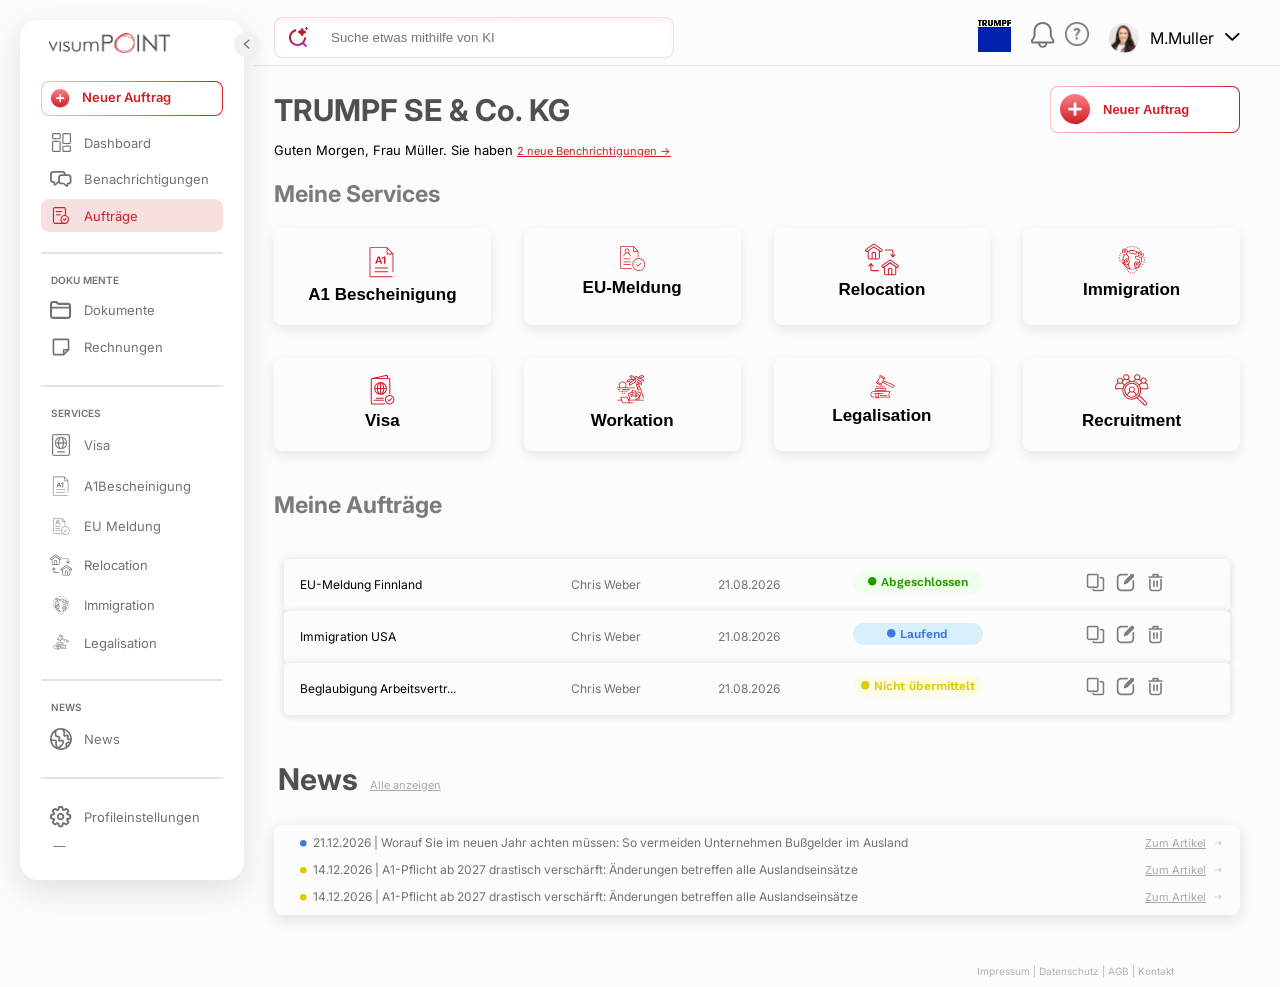
<file: index.html>
<!doctype html>
<html lang="en">
  <head>
    <meta charset="UTF-8" />
    <meta name="viewport" content="width=device-width, initial-scale=1.0" />
    <title>Visum_Point</title>
    <link rel="stylesheet" href="./assets/css/style.css?v=1" />
  </head>
  <body class="inter">
    <div class="parent flex">
      <nav class="sidebar">
        <header class="flex">
          <div class="logo">
            <img src="./assets/images/Title.png" alt="logo" />
          </div>
          <div class="close-logo">
            <img src="./assets/images/closelogo.png" alt="logo" />
          </div>
          <i class="chevron"><img src="./assets/images/Slider.svg"
              alt="Image" /></i>
        </header>
        <div class="menu">
          <a href="/">
            <button class="btn">
              <img src="./assets/images/Vector.svg" alt="dashboard" />
              <span class="ss toogle">Neuer Auftrag</span>
            </button>
          </a>
          <div class="menu-links">
            <ul>
              <li>
                <a href="/">
                  <img
                    src="./assets/images/dashboard.svg"
                    alt
                    class="red-icon size" />
                  <img
                    class="normal-icon size"
                    src="./assets/images/dash.svg"
                    alt="dashboard" />
                  <span class="ss toogle">Dashboard</span></a>
              </li>
              <li>
                <a href="/">
                  <img
                    src="./assets/images/messages-red.svg"
                    alt
                    class="red-icon size" />
                  <img
                    class="normal-icon size"
                    src="./assets/images/messages.svg"
                    alt="dashboard" />
                  <span class="ss toogle">Benachrichtigungen</span></a>
              </li>
              <li>
                <a href="/" class="active">
                  <img
                    src="./assets/images/checklist-red.svg"
                    alt
                    class="red-icon size" />
                  <img
                    class="normal-icon size"
                    src="./assets/images/checklist.svg"
                    alt="dashboard" />
                  <span class="ss toogle">Aufträge</span></a>
              </li>
              <hr />
              <p class="menu-title">DOKU <span class="toogle">MENTE</span></p>
              <li>
                <a href="/">
                  <img
                    src="./assets/images/dokumente-red.svg"
                    alt
                    class="red-icon" />
                  <img
                    class="normal-icon"
                    src="./assets/images/file.svg"
                    alt="dashboard" />
                  <span class="ss toogle">Dokumente</span></a>
              </li>
              <li>
                <a href="/">
                  <img
                    src="./assets/images/NoteBlank-red.svg"
                    alt
                    class="red-icon" />
                  <img
                    class="normal-icon"
                    src="./assets/images/NoteBlank.svg"
                    alt="dashboard" />
                  <span class="ss toogle">Rechnungen</span></a>
              </li>
              <hr />
              <p class="menu-title">SERVICES</p>
              <li>
                <a href="/"><img
                    src="./assets/images/visa-red.svg"
                    alt
                    class="red-icon" />
                  <img
                    class="normal-icon"
                    src="./assets/images/visabestimmungen.svg"
                    alt="dashboard" />
                  <span class="ss toogle">Visa</span></a>
              </li>
              <li>
                <a href="/">
                  <img
                    src="./assets/images/a1-red.svg"
                    alt
                    class="red-icon" />
                  <img
                    class="normal-icon"
                    src="./assets/images/a1.svg"
                    alt="dashboard" />
                  <span class="ss toogle">A1Bescheinigung</span></a>
              </li>
              <li>
                <a href="/">
                  <img
                    src="./assets/images/eu-meldung-red.svg"
                    alt
                    class="red-icon" />
                  <img
                    class="normal-icon"
                    src="./assets/images/eu-meldung.svg"
                    alt="dashboard" />
                  <span class="ss toogle">EU Meldung</span></a>
              </li>
              <li>
                <a href="/">
                  <img
                    src="./assets/images/relocation-red.svg"
                    alt
                    class="red-icon" />
                  <img
                    class="normal-icon"
                    src="./assets/images/relocation.svg"
                    alt="dashboard" />
                  <span class="ss toogle">Relocation</span></a>
              </li>
              <li>
                <a href="/">
                  <img
                    src="./assets/images/immigration-red.svg"
                    alt
                    class="red-icon" />
                  <img
                    class="normal-icon"
                    src="./assets/images/immigration.svg"
                    alt="dashboard" />
                  <span class="ss toogle">Immigration</span></a>
              </li>
              <li>
                <a href="/">
                  <img
                    src="./assets/images/legalisation-red.svg"
                    alt
                    class="red-icon" />
                  <img
                    class="normal-icon"
                    src="./assets/images/legalisation.svg"
                    alt="dashboard" />
                  <span class="ss toogle">Legalisation</span></a>
              </li>
              <hr />
              <p class="menu-title">NEWS</p>
              <li>
                <a href="/">
                  <img
                    src="./assets/images/news-red.svg"
                    alt
                    class="red-icon" />
                  <img
                    class="normal-icon"
                    src="./assets/images/news.svg"
                    alt="dashboard" />
                  <span class="ss toogle">News</span></a>
              </li>
            </ul>
            <hr />
            <ul>
              <li>
                <a href="/">
                  <img
                    src="./assets/images/settings-red.svg"
                    alt
                    class="red-icon" />
                  <img
                    class="normal-icon"
                    src="./assets/images/einstellungen.svg"
                    alt="dashboard" />
                  <span class="ss toogle">Profileinstellungen</span></a>
              </li>
              <li>
                <a href="/">
                  <img
                    src="./assets/images/logout-red.svg"
                    alt
                    class="red-icon" />
                  <img
                    class="normal-icon"
                    src="./assets/images/logout1.svg"
                    alt="dashboard" />
                  <span class="ss toogle">Abmelden</span></a>
              </li>
            </ul>
          </div>
        </div>
      </nav>
      <div class="container">
        <div class="search-head flex">
          <div class="menu-toggle">
            <img src="./assets/images/menu.png" alt="menu" />
          </div>
          <div class="search">
            <img
              class="s-img"
              src="./assets/images/Search-icon.svg"
              alt="search" />
            <input
              id="searchInput"
              class="search-field"
              type="text"
              placeholder="Suche etwas mithilfe von KI" />
          </div>
          <div class="info flex">
            <div class="trumf">
              <a href="/">
                <img src="./assets/images/trump.png" alt="Image" />
              </a>
            </div>
            <div class="info-icons flex">
              <a href="/"><img src="./assets/images/Glocke.svg"
                  alt="bell" /></a>
              <a href="/"><img src="./assets/images/FAQ.svg" alt="faq" /></a>
            </div>
            <div
              class="info-bar flex"
              role="button"
              tabindex="0"
              aria-label="Open profile menu">
              <img class="frame" src="./assets/images/Frame.svg" alt="frame" />
              <p>M.Muller</p>
              <img
                class="chev"
                src="./assets/images/Pfeil-unten.svg"
                alt="chevron" />
              <div class="profile-dropdown">
                <a href="./trump.html">Mein Profil</a>
                <a href="/">Profileinstellungen</a>
                <a href="./login.html">Abmelden</a>
              </div>
            </div>
          </div>
        </div>
        <!-- search head end  -->

        <div class="container-content">
          <div class="immi">
            <div class="flex">
              <div class="immi-text flex">
                <p>TRUMPF SE & Co. KG</p>
                <!-- <a href="/">Alle anzeigen</a> -->
              </div>
              <div class="immi-btn">
                <a href="/">
                  <button class="im-btn">
                    <img src="./assets/images/Vector.svg" alt="dashboard" />
                    <span class="ss toogle">Neuer Auftrag</span>
                  </button>
                </a>
              </div>
            </div>
            <p class="immi-text">
              Guten Morgen, Frau Müller. Sie haben
              <a href="#" class="immi-link">2 neue Benchrichtigungen →</a>
            </p>
          </div>
          <div class="immi flex immi-flex-2">
            <div class="immi-subtitle grey-75"><p>Meine Services</p></div>
          </div>
          <!-- cards  -->
          <div class="services flex">
            <div class="service">
              <a href="/">
                <img src="./assets/images/a1r.svg" alt />
                <p>A1 Bescheinigung</p>
              </a>
            </div>
            <div class="service">
              <a href="/">
                <img src="./assets/images/eu-meldungr.svg" alt />
                <p>EU-Meldung</p>
              </a>
            </div>
            <div class="service">
              <a href="/">
                <img src="./assets/images/relocationr.svg" alt />
                <p>Relocation</p>
              </a>
            </div>
            <div class="service">
              <a href="/">
                <img src="./assets/images/immigrationr.svg" alt />
                <p>Immigration</p>
              </a>
            </div>
            <div class="service">
              <a href="/">
                <img src="./assets/images/visa.svg" alt />
                <p>Visa</p>
              </a>
            </div>
            <div class="service">
              <a href="/">
                <img src="./assets/images/workation.svg" alt />
                <p>Workation</p>
              </a>
            </div>
            <div class="service">
              <a href="/">
                <img src="./assets/images/legalisationr.svg" alt />
                <p>Legalisation</p>
              </a>
            </div>
            <div class="service">
              <a href="/">
                <img src="./assets/images/recruitment.svg" alt />
                <p>Recruitment</p>
              </a>
            </div>
          </div>
          <div class="immi flex">
            <div class="immi-subtitle grey-75"><p>Meine Aufträge</p></div>
          </div>
          <!-- cards end  -->
          <div class="table-container">
            <table class="custom-table custom-table-2">
              <tbody>
                <tr>
                  <td>EU-Meldung Finnland</td>
                  <td class="grey-600">Chris Weber</td>
                  <td class="grey-600">21.08.2026</td>
                  <td>
                    <div class="status done">
                      <img src="./assets/images/Ellipseg.svg" alt />
                      Abgeschlossen
                    </div>
                  </td>

                  <td>
                    <div class="actions">
                      <a href="#">
                        <i class="icon-t"><img
                            src="./assets/images/duplicate.svg"
                            alt="duplicate" /></i>
                      </a>
                      <a href="#">
                        <i class="icon-t"><img src="./assets/images/edit.svg"
                            alt="edit" /></i>
                      </a>
                      <a href="#">
                        <i class="icon-t"><img src="./assets/images/delete.svg"
                            alt="delete" /></i>
                      </a>
                    </div>
                  </td>
                </tr>

                <tr>
                  <td>Immigration USA</td>
                  <td class="grey-600">Chris Weber</td>
                  <td class="grey-600">21.08.2026</td>
                  <td>
                    <div class="status running">
                      <img src="./assets/images/Ellipseb.svg" alt /> Laufend
                    </div>
                  </td>

                  <td>
                    <div class="actions">
                      <a href="#">
                        <i class="icon-t"><img
                            src="./assets/images/duplicate.svg"
                            alt="duplicate" /></i>
                      </a>
                      <a href="#">
                        <i class="icon-t"><img src="./assets/images/edit.svg"
                            alt="edit" /></i>
                      </a>
                      <a href="#">
                        <i class="icon-t"><img src="./assets/images/delete.svg"
                            alt="delete" /></i>
                      </a>
                    </div>
                  </td>
                </tr>
                <tr>
                  <td>Beglaubigung Arbeitsvertr...</td>
                  <td class="grey-600">Chris Weber</td>
                  <td class="grey-600">21.08.2026</td>
                  <td>
                    <div class="status pending">
                      <img src="./assets/images/Ellipsep.svg" alt /> Nicht
                      übermittelt
                    </div>
                  </td>

                  <td>
                    <div class="actions">
                      <a href="#">
                        <i class="icon-t"><img
                            src="./assets/images/duplicate.svg"
                            alt="duplicate" /></i>
                      </a>
                      <a href="#">
                        <i class="icon-t"><img src="./assets/images/edit.svg"
                            alt="edit" /></i>
                      </a>
                      <a href="#">
                        <i class="icon-t"><img src="./assets/images/delete.svg"
                            alt="delete" /></i>
                      </a>
                    </div>
                  </td>
                </tr>
              </tbody>
            </table>
          </div>
          <!-- news  -->
          <div class="immi flex">
            <div class="immi-text flex grey">
              <p>News</p>
              <a href="/">Alle anzeigen</a>
            </div>
          </div>
          <div class="news flex">
            <div class="new flex">
              <div class="news-text flex">
                <img src="./assets/images/Ellipseb.svg" alt />
                <p>
                  21.12.2026 | Worauf Sie im neuen Jahr achten müssen: So
                  vermeiden Unternehmen Bußgelder im Ausland
                </p>
              </div>
              <div class="news-link">
                <p>Zum Artikel</p>
                <img src="./assets/images/arrowr.svg" alt />
              </div>
            </div>
            <div class="new flex">
              <div class="news-text flex">
                <img src="./assets/images/Ellipsep.svg" alt />
                <p>
                  14.12.2026 | A1-Pflicht ab 2027 drastisch verschärft:
                  Änderungen betreffen alle Auslandseinsätze
                </p>
              </div>
              <div class="news-link">
                <p>Zum Artikel</p>
                <img src="./assets/images/arrowr.svg" alt />
              </div>
            </div>
            <div class="new flex">
              <div class="news-text flex">
                <img src="./assets/images/Ellipsep.svg" alt />
                <p>
                  14.12.2026 | A1-Pflicht ab 2027 drastisch verschärft:
                  Änderungen betreffen alle Auslandseinsätze
                </p>
              </div>
              <div class="news-link">
                <p>Zum Artikel</p>
                <img src="./assets/images/arrowr.svg" alt />
              </div>
            </div>
          </div>
          <div class="quick-links inter">
            <a href="/">Impressum </a> | <a href="/">Datenschutz </a> | <a
              href="/">AGB </a> | <a
              href="/">Kontakt
            </a>
          </div>
        </div>
      </div>
    </div>
  </body>
  <script src="./assets/js/script.js"></script>
</html>
</file>
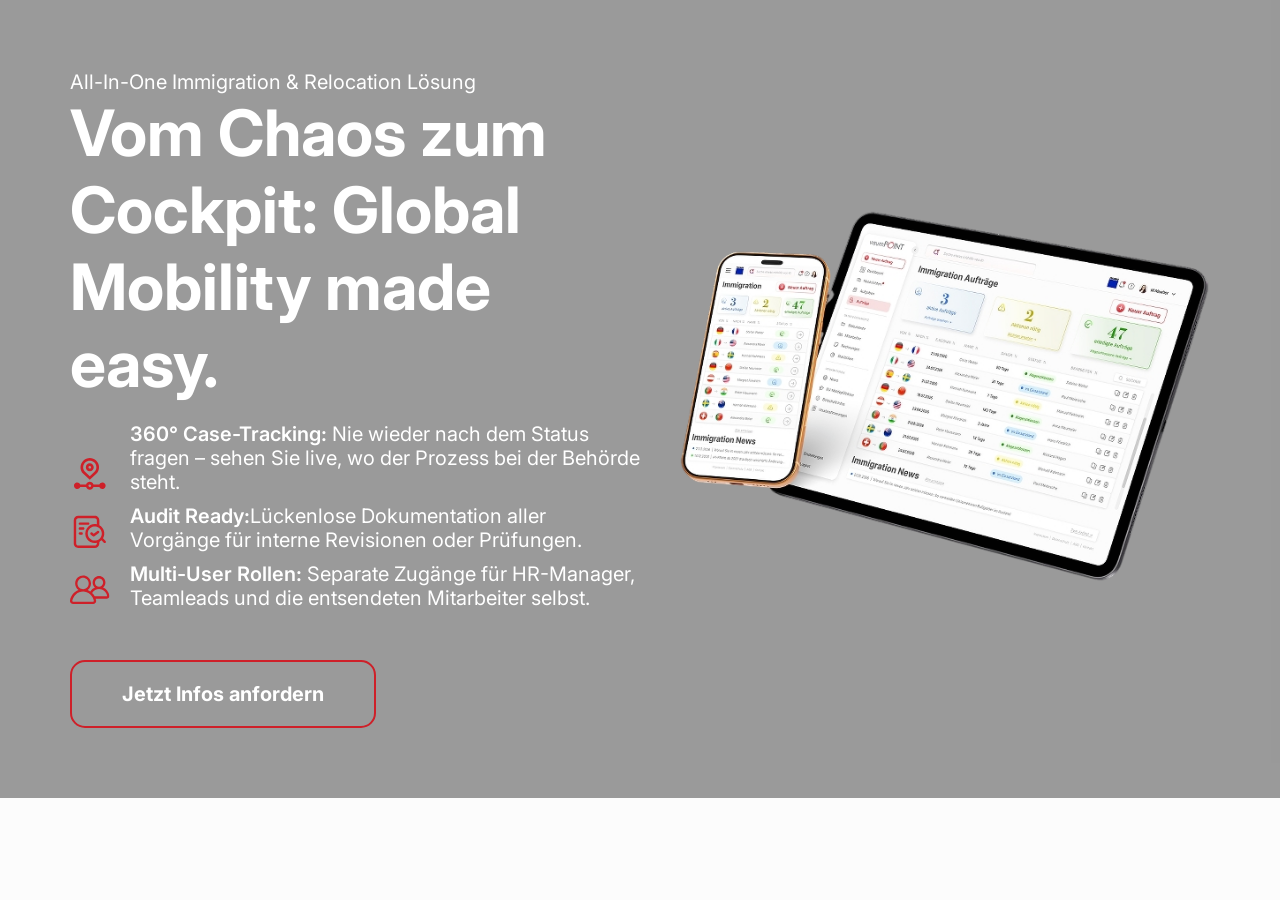
<file: advertisement.html>
<!DOCTYPE html>
<html lang="en">
    <head>
        <meta charset="UTF-8">
        <meta name="viewport" content="width=device-width, initial-scale=1.0">
        <title>Advertisement</title>
        <link rel="stylesheet" href="./assets/css/style.css">
    </head>
    <body>
        <div class="adv-container flex inter">
            <div class="adv-content">
                <p class="sub">All-In-One Immigration & Relocation Lösung</p>
                <p class="adv-head">Vom Chaos zum Cockpit: Global Mobility made
                    easy.</p>
                <div class="usp-container">
                    <div class="usp flex">
                        <img src="./assets/images/order-tracking.svg"
                            alt="tracking">
                        <p><span class="adv-bold">360° Case-Tracking:</span> Nie
                            wieder nach dem Status fragen – sehen Sie live, wo
                            der Prozess bei der Behörde steht.</p>
                    </div>
                    <div class="usp flex">
                        <img src="./assets/images/audit.svg" alt="tracking">
                        <p><span class="adv-bold">Audit Ready:</span>Lückenlose
                            Dokumentation aller Vorgänge für interne Revisionen
                            oder Prüfungen.
                        </p>
                    </div>
                    <div class="usp flex">
                        <img src="./assets/images/users2.svg" alt="tracking">
                        <p><span class="adv-bold">Multi-User Rollen: </span>
                            Separate Zugänge für HR-Manager, Teamleads und die
                            entsendeten Mitarbeiter selbst.
                        </p>
                    </div>
                </div>
                <div>
                    <a href="#" class="adv-btn">Jetzt Infos anfordern</a>
                </div>
            </div>
            <div class="adv-img">
                <img src="./assets/images/removalai_preview.png" alt="mockup">
            </div>
        </div>
    </body>
</html>
</file>
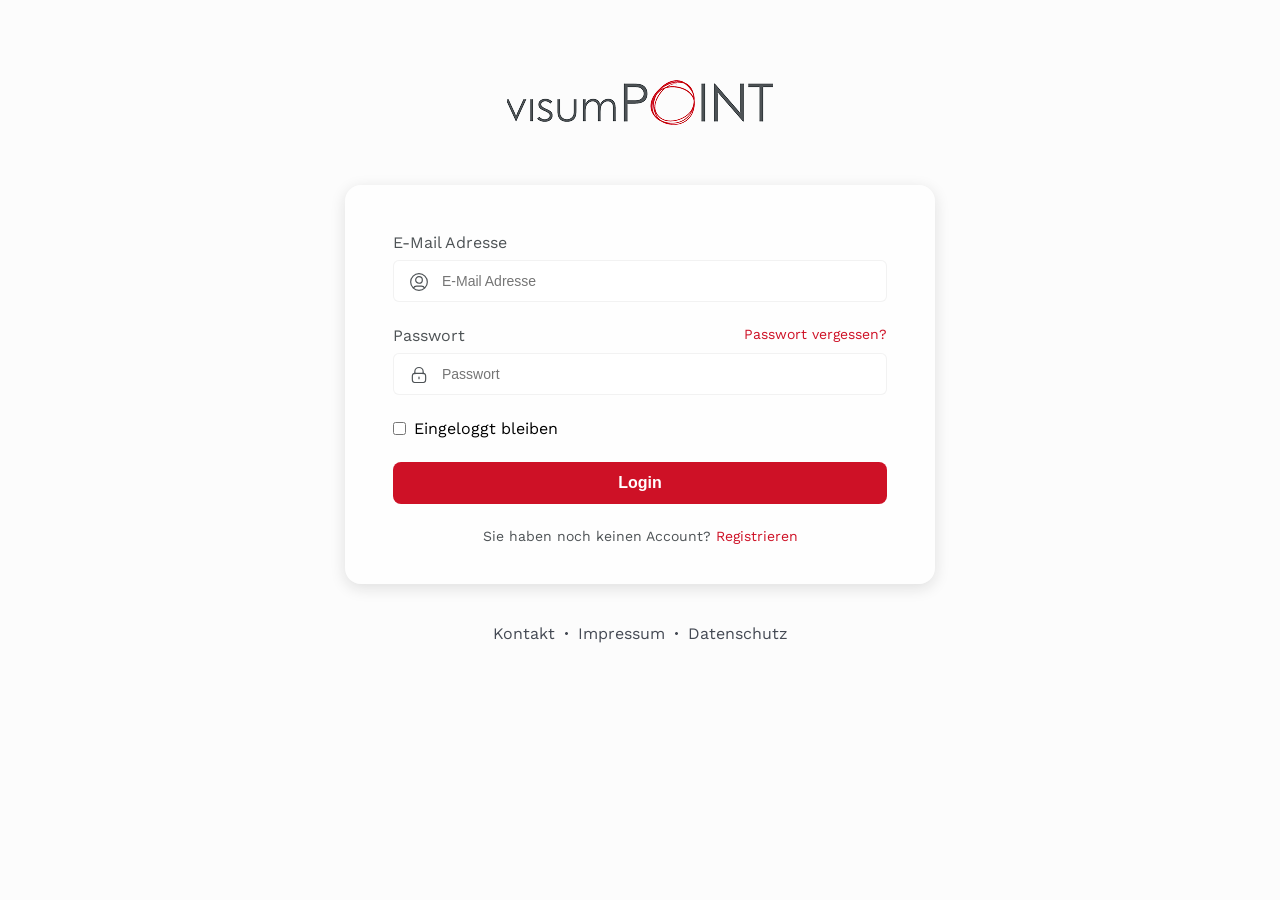
<file: login.html>
<!doctype html>
<html lang="en">
  <head>
    <meta charset="UTF-8" />
    <meta name="viewport" content="width=device-width, initial-scale=1.0" />
    <title>Login</title>
    <link rel="stylesheet" href="./assets/css/style.css?v=1" />
  </head>
  <body>
    <div class="main work-sans">
      <div class="form-logo">
        <img src="./assets/images/Title.png" alt="logo" />
      </div>
      <form class="f-login" method="POST" action="login.php">
        <div class="inputs">
          <div class="label">
            <label class="md" for="mail">E-Mail Adresse</label>
          </div>
          <img
            class="inp-icon"
            src="./assets/images/user-circle.svg"
            alt="lock"
          />
          <input
            class="input-field sm"
            type="email"
            name="email"
            id="mail"
            placeholder="E-Mail Adresse"
            required
          />
        </div>

        <div class="inputs">
          <div class="label flex">
            <label class="md" for="password">Passwort</label>
            <a class="sm forget" href="/">Passwort vergessen?</a>
          </div>
          <img class="inp-icon" src="./assets/images/lock-01.svg" alt="lock" />
          <input
            class="input-field sm"
            type="password"
            id="password"
            name="passwort"
            placeholder="Passwort"
            required
          />
        </div>

        <div class="form-check flex">
          <input class="form-check-input" type="checkbox" value id="bleiben" />
          <label class="form-check-label" for="bleiben">
            Eingeloggt bleiben</label
          >
        </div>

        <button class="login" type="submit">Login</button>
        <p class="center sm reg">
          Sie haben noch keinen Account?
          <a class="forget" href="./register.html">Registrieren</a>
        </p>
      </form>
      <div class="links">
        <a href="/">Kontakt</a>
        <img src="./assets/images/Ellipse 11610.png" alt />
        <a href="/">Impressum</a
        ><img src="./assets/images/Ellipse 11610.png" alt />
        <a href="/">Datenschutz</a>
      </div>
    </div>
  </body>
</html>
</file>
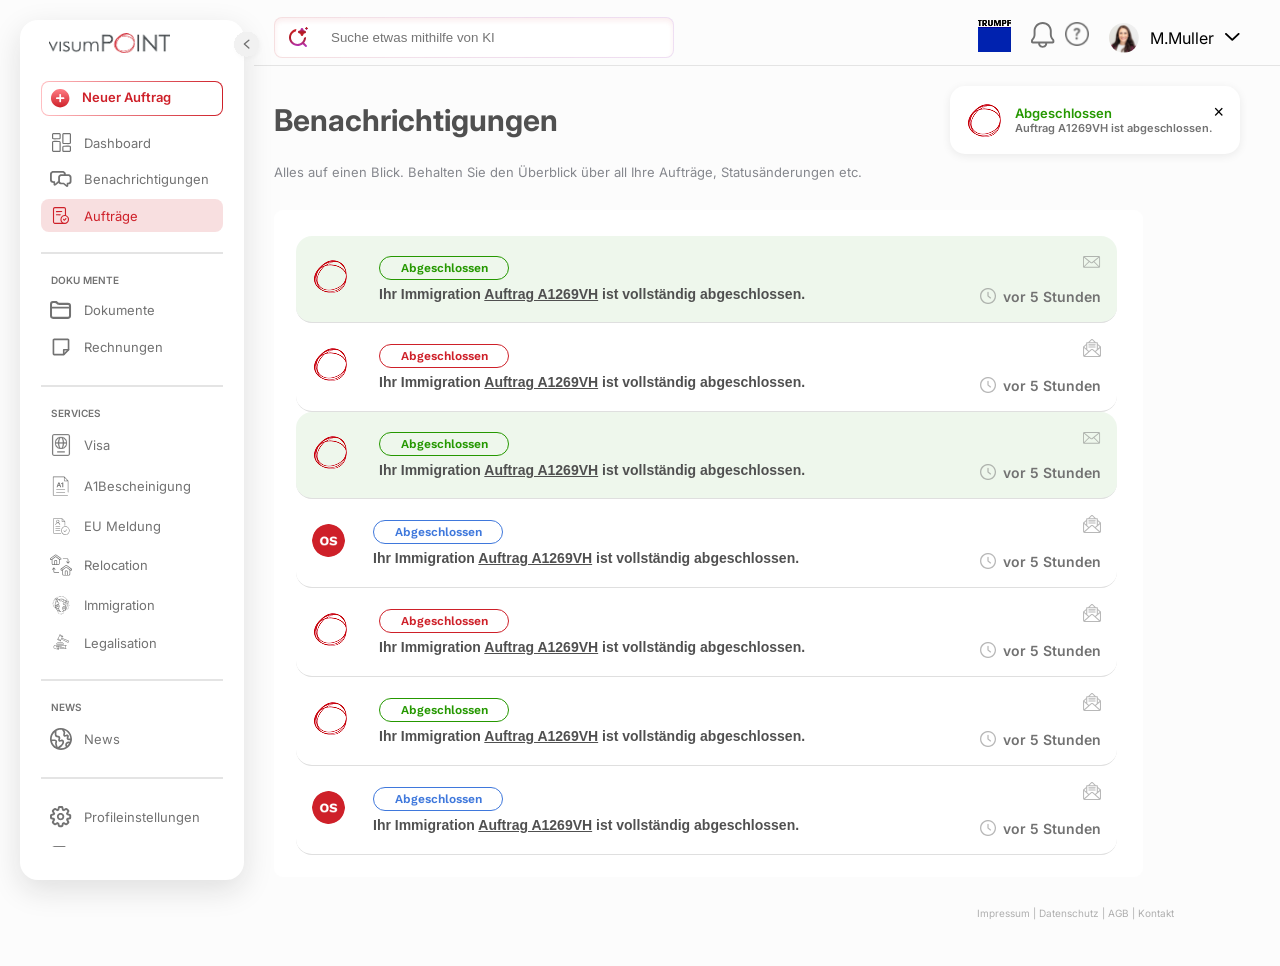
<file: messages.html>
<!doctype html>
<html lang="en">
    <head>
        <meta charset="UTF-8" />
        <meta name="viewport" content="width=device-width, initial-scale=1.0" />
        <title>Messages</title>
        <link rel="stylesheet" href="./assets/css/style.css?v=1" />
    </head>

    <body class="inter">
        <div class="parent flex">
            <nav class="sidebar">
                <header class="flex">
                    <div class="logo">
                        <img src="./assets/images/Title.png" alt="logo" />
                    </div>
                    <div class="close-logo">
                        <img src="./assets/images/closelogo.png" alt="logo" />
                    </div>
                    <i class="chevron"><img src="./assets/images/Slider.svg"
                            alt="Image" /></i>
                </header>
                <div class="menu">
                    <a href="/">
                        <button class="btn">
                            <img src="./assets/images/Vector.svg"
                                alt="dashboard" />
                            <span class="ss toogle">Neuer Auftrag</span>
                        </button>
                    </a>
                    <div class="menu-links">
                        <ul>
                            <li>
                                <a href="/">
                                    <img src="./assets/images/dashboard.svg" alt
                                        class="red-icon size" />
                                    <img class="normal-icon size"
                                        src="./assets/images/dash.svg"
                                        alt="dashboard" />
                                    <span class="ss toogle">Dashboard</span></a>
                            </li>
                            <li>
                                <a href="/">
                                    <img src="./assets/images/messages-red.svg"
                                        alt class="red-icon size" />
                                    <img class="normal-icon size"
                                        src="./assets/images/messages.svg"
                                        alt="dashboard" />
                                    <span
                                        class="ss toogle">Benachrichtigungen</span></a>
                            </li>
                            <li>
                                <a href="/" class="active">
                                    <img src="./assets/images/checklist-red.svg"
                                        alt class="red-icon size" />
                                    <img class="normal-icon size"
                                        src="./assets/images/checklist.svg"
                                        alt="dashboard" />
                                    <span class="ss toogle">Aufträge</span></a>
                            </li>
                            <hr />
                            <p class="menu-title">DOKU <span
                                    class="toogle">MENTE</span></p>
                            <li>
                                <a href="/">
                                    <img src="./assets/images/dokumente-red.svg"
                                        alt class="red-icon" />
                                    <img class="normal-icon"
                                        src="./assets/images/file.svg"
                                        alt="dashboard" />
                                    <span class="ss toogle">Dokumente</span></a>
                            </li>
                            <li>
                                <a href="/">
                                    <img src="./assets/images/NoteBlank-red.svg"
                                        alt class="red-icon" />
                                    <img class="normal-icon"
                                        src="./assets/images/NoteBlank.svg"
                                        alt="dashboard" />
                                    <span
                                        class="ss toogle">Rechnungen</span></a>
                            </li>
                            <hr />
                            <p class="menu-title">SERVICES</p>
                            <li>
                                <a href="/"><img
                                        src="./assets/images/visa-red.svg" alt
                                        class="red-icon" />
                                    <img class="normal-icon"
                                        src="./assets/images/visabestimmungen.svg"
                                        alt="dashboard" />
                                    <span class="ss toogle">Visa</span></a>
                            </li>
                            <li>
                                <a href="/">
                                    <img src="./assets/images/a1-red.svg" alt
                                        class="red-icon" />
                                    <img class="normal-icon"
                                        src="./assets/images/a1.svg"
                                        alt="dashboard" />
                                    <span
                                        class="ss toogle">A1Bescheinigung</span></a>
                            </li>
                            <li>
                                <a href="/">
                                    <img
                                        src="./assets/images/eu-meldung-red.svg"
                                        alt class="red-icon" />
                                    <img class="normal-icon"
                                        src="./assets/images/eu-meldung.svg"
                                        alt="dashboard" />
                                    <span class="ss toogle">EU
                                        Meldung</span></a>
                            </li>
                            <li>
                                <a href="/">
                                    <img
                                        src="./assets/images/relocation-red.svg"
                                        alt class="red-icon" />
                                    <img class="normal-icon"
                                        src="./assets/images/relocation.svg"
                                        alt="dashboard" />
                                    <span
                                        class="ss toogle">Relocation</span></a>
                            </li>
                            <li>
                                <a href="/">
                                    <img
                                        src="./assets/images/immigration-red.svg"
                                        alt class="red-icon" />
                                    <img class="normal-icon"
                                        src="./assets/images/immigration.svg"
                                        alt="dashboard" />
                                    <span
                                        class="ss toogle">Immigration</span></a>
                            </li>
                            <li>
                                <a href="/">
                                    <img
                                        src="./assets/images/legalisation-red.svg"
                                        alt class="red-icon" />
                                    <img class="normal-icon"
                                        src="./assets/images/legalisation.svg"
                                        alt="dashboard" />
                                    <span
                                        class="ss toogle">Legalisation</span></a>
                            </li>
                            <hr />
                            <p class="menu-title">NEWS</p>
                            <li>
                                <a href="/">
                                    <img src="./assets/images/news-red.svg" alt
                                        class="red-icon" />
                                    <img class="normal-icon"
                                        src="./assets/images/news.svg"
                                        alt="dashboard" />
                                    <span class="ss toogle">News</span></a>
                            </li>
                        </ul>
                        <hr />
                        <ul>
                            <li>
                                <a href="/">
                                    <img src="./assets/images/settings-red.svg"
                                        alt class="red-icon" />
                                    <img class="normal-icon"
                                        src="./assets/images/einstellungen.svg"
                                        alt="dashboard" />
                                    <span
                                        class="ss toogle">Profileinstellungen</span></a>
                            </li>
                            <li>
                                <a href="/">
                                    <img src="./assets/images/logout-red.svg"
                                        alt class="red-icon" />
                                    <img class="normal-icon"
                                        src="./assets/images/logout1.svg"
                                        alt="dashboard" />
                                    <span class="ss toogle">Abmelden</span></a>
                            </li>
                        </ul>
                    </div>
                </div>
            </nav>
            <div class="container">
                <div class="search-head flex">
                    <div class="menu-toggle">
                        <img src="./assets/images/menu.png" alt="menu" />
                    </div>
                    <div class="search">
                        <img class="s-img" src="./assets/images/Search-icon.svg"
                            alt="search" />
                        <input id="searchInput" class="search-field" type="text"
                            placeholder="Suche etwas mithilfe von KI" />
                    </div>
                    <div class="info flex">
                        <div class="trumf">
                            <a href="/">
                                <img src="./assets/images/trump.png"
                                    alt="Image" />
                            </a>
                        </div>
                        <div class="info-icons flex">
                            <a href="/"><img src="./assets/images/Glocke.svg"
                                    alt="bell" /></a>
                            <a href="/"><img src="./assets/images/FAQ.svg"
                                    alt="faq" /></a>
                        </div>
                        <div class="info-bar flex" role="button" tabindex="0"
                            aria-label="Open profile menu">
                            <img class="frame" src="./assets/images/Frame.svg"
                                alt="frame" />
                            <p>M.Muller</p>
                            <img class="chev"
                                src="./assets/images/Pfeil-unten.svg"
                                alt="chevron" />
                            <div class="profile-dropdown">
                                <a href="./trump.html">Mein Profil</a>
                                <a href="/">Profileinstellungen</a>
                                <a href="./login.html">Abmelden</a>
                            </div>
                        </div>
                    </div>
                </div>
                <!-- search head end  -->

                <div class="container-content">
                    <div class="immi">
                        <div class="flex">
                            <div class="immi-text flex">
                                <p>Benachrichtigungen</p>
                            </div>
                            <div class="alert-box">
                                <img src="./assets/images/Logo_visumPOINT.png"
                                    alt>
                                <div class="alert-con">
                                    <p class="alert-head">Abgeschlossen</p>
                                    <p class="alert-para">Auftrag A1269VH ist
                                        abgeschlossen.</p>
                                </div>

                                <button class="close-btn">&times;</button>
                            </div>
                        </div>
                        <p class="immi-text inter up-t">
                            Alles auf einen Blick. Behalten Sie den Überblick
                            über all Ihre Aufträge, Statusänderungen etc.
                        </p>
                    </div>
                    

                    <!-- news  -->
                    <div class="messages-container">
                        <div class="message flex unread">
                            <div class="me-pic"><img
                                    src="./assets/images/Logo_visumPOINT.png"
                                    alt="logo"></div>
                            <div class="me-detail">
                                <p class="status complete">Abgeschlossen</p>
                                <p class="sans d-para">Ihr Immigration <span
                                        class="user">Auftrag A1269VH</span> ist
                                    vollständig abgeschlossen.</p>
                            </div>
                            <div class="me-icons flex">
                                <div class="mail"><img
                                        src="./assets/images/Vector-mail.svg"
                                        alt="mail"></div>
                                <div class="time flex">
                                    <img src="./assets/images/clock1.svg"
                                        alt="clock">
                                    <p>vor 5 Stunden</p>
                                </div>
                            </div>
                        </div>
                        <div class="message flex">
                            <div class="me-pic"><img
                                    src="./assets/images/Logo_visumPOINT.png"
                                    alt="logo"></div>
                            <div class="me-detail">
                                <p class="status imp">Abgeschlossen</p>
                                <p class="sans d-para">Ihr Immigration <span
                                        class="user">Auftrag A1269VH</span> ist
                                    vollständig abgeschlossen.</p>
                            </div>
                            <div class="me-icons flex">
                                <div class="mail"><img
                                        src="./assets/images/Vector-mail-read.svg"
                                        alt="mail"></div>
                                <div class="time flex">
                                    <img src="./assets/images/clock1.svg"
                                        alt="clock">
                                    <p>vor 5 Stunden</p>
                                </div>
                            </div>
                        </div>
                        <div class="message flex unread">
                            <div class="me-pic"><img
                                    src="./assets/images/Logo_visumPOINT.png"
                                    alt="logo"></div>
                            <div class="me-detail">
                                <p class="status complete">Abgeschlossen</p>
                                <p class="sans d-para">Ihr Immigration <span
                                        class="user">Auftrag A1269VH</span> ist
                                    vollständig abgeschlossen.</p>
                            </div>
                            <div class="me-icons flex">
                                <div class="mail"><img
                                        src="./assets/images/Vector-mail.svg"
                                        alt="mail"></div>
                                <div class="time flex">
                                    <img src="./assets/images/clock1.svg"
                                        alt="clock">
                                    <p>vor 5 Stunden</p>
                                </div>
                            </div>
                        </div>
                        <div class="message flex">
                            <div class="me-pic"><img
                                    src="./assets/images/Avatar.png"
                                    alt="logo"></div>
                            <div class="me-detail">
                                <p class="status infomation">Abgeschlossen</p>
                                <p class="sans d-para">Ihr Immigration <span
                                        class="user">Auftrag A1269VH</span> ist
                                    vollständig abgeschlossen.</p>
                            </div>
                            <div class="me-icons flex">
                                <div class="mail"><img
                                        src="./assets/images/Vector-mail-read.svg"
                                        alt="mail"></div>
                                <div class="time flex">
                                    <img src="./assets/images/clock1.svg"
                                        alt="clock">
                                    <p>vor 5 Stunden</p>
                                </div>
                            </div>
                        </div>
                        <div class="message flex">
                            <div class="me-pic"><img
                                    src="./assets/images/Logo_visumPOINT.png"
                                    alt="logo"></div>
                            <div class="me-detail">
                                <p class="status imp">Abgeschlossen</p>
                                <p class="sans d-para">Ihr Immigration <span
                                        class="user">Auftrag A1269VH</span> ist
                                    vollständig abgeschlossen.</p>
                            </div>
                            <div class="me-icons flex">
                                <div class="mail"><img
                                        src="./assets/images/Vector-mail-read.svg"
                                        alt="mail"></div>
                                <div class="time flex">
                                    <img src="./assets/images/clock1.svg"
                                        alt="clock">
                                    <p>vor 5 Stunden</p>
                                </div>
                            </div>
                        </div>
                        <div class="message flex">
                            <div class="me-pic"><img
                                    src="./assets/images/Logo_visumPOINT.png"
                                    alt="logo"></div>
                            <div class="me-detail">
                                <p class="status complete">Abgeschlossen</p>
                                <p class="sans d-para">Ihr Immigration <span
                                        class="user">Auftrag A1269VH</span> ist
                                    vollständig abgeschlossen.</p>
                            </div>
                            <div class="me-icons flex">
                                <div class="mail"><img
                                        src="./assets/images/Vector-mail-read.svg"
                                        alt="mail"></div>
                                <div class="time flex">
                                    <img src="./assets/images/clock1.svg"
                                        alt="clock">
                                    <p>vor 5 Stunden</p>
                                </div>
                            </div>
                        </div>
                        <div class="message flex">
                            <div class="me-pic"><img
                                    src="./assets/images/Avatar.png"
                                    alt="logo"></div>
                            <div class="me-detail">
                                <p class="status infomation">Abgeschlossen</p>
                                <p class="sans d-para">Ihr Immigration <span
                                        class="user">Auftrag A1269VH</span> ist
                                    vollständig abgeschlossen.</p>
                            </div>
                            <div class="me-icons flex">
                                <div class="mail"><img
                                        src="./assets/images/Vector-mail-read.svg"
                                        alt="mail"></div>
                                <div class="time flex">
                                    <img src="./assets/images/clock1.svg"
                                        alt="clock">
                                    <p>vor 5 Stunden</p>
                                </div>
                            </div>
                        </div>
                    </div>
                    <div class="quick-links inter">
                        <a href="/">Impressum </a> | <a href="/">Datenschutz
                        </a> | <a href="/">AGB </a> | <a
                            href="/">Kontakt
                        </a>
                    </div>
                </div>

            </div>
        </body>
        <script src="./assets/js/script.js"></script>

    </html>
</file>
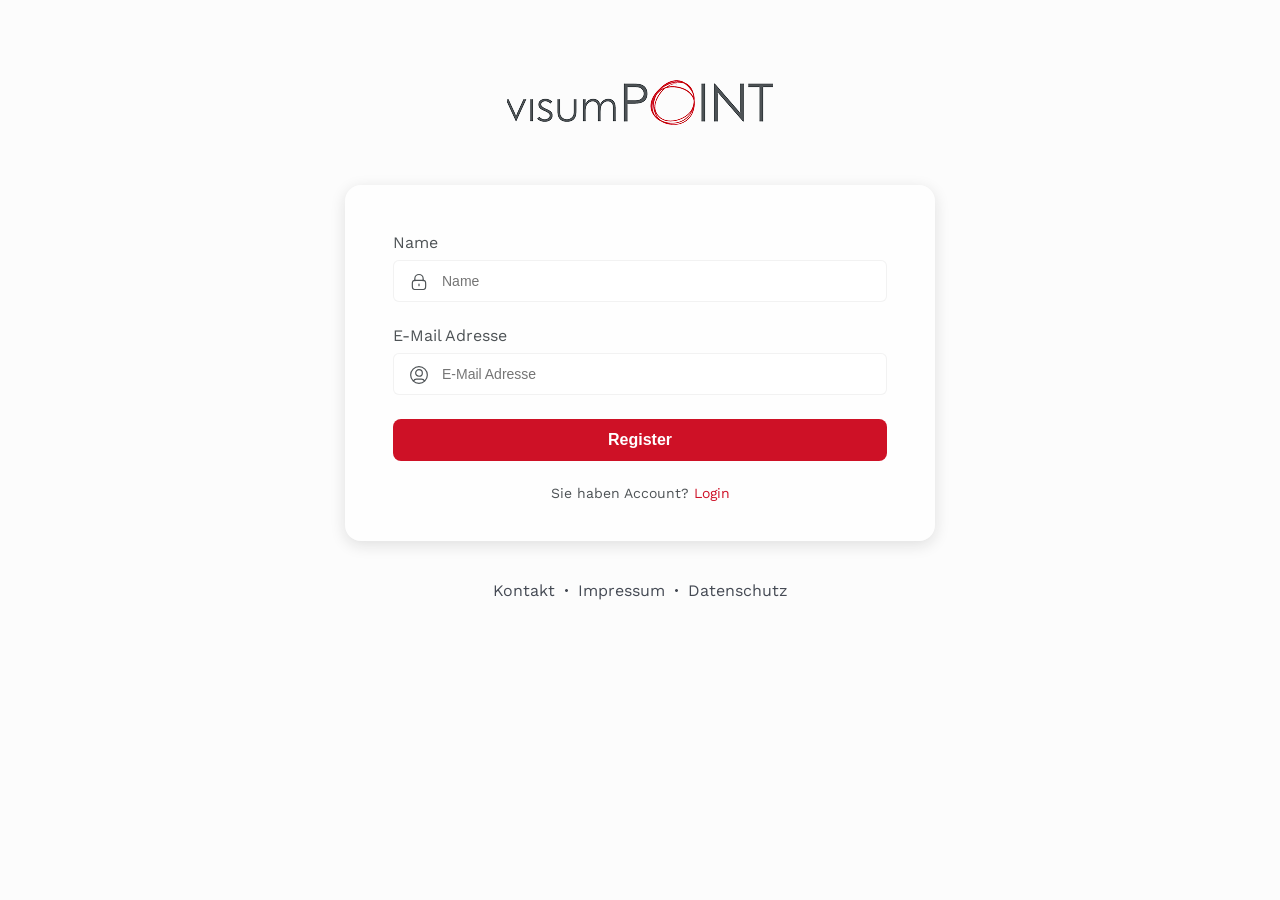
<file: register.html>
<!doctype html>
<html lang="en">
  <head>
    <meta charset="UTF-8" />
    <meta name="viewport" content="width=device-width, initial-scale=1.0" />
    <title>Register</title>
    <link rel="stylesheet" href="./assets/css/style.css?v=1" />
  </head>
  <body>
    <div class="main work-sans">
      <div class="form-logo">
        <img src="./assets/images/Title.png" alt="logo" />
      </div>
      <form class="f-login" method="POST" action="register.php">
        <div class="inputs">
          <div class="label flex">
            <label class="md" for="name">Name</label>
            
          </div>
          <img class="inp-icon" src="./assets/images/lock-01.svg" alt="lock" />
          <input
            class="input-field sm"
            type="text"
            id="name"
            name="name"
            placeholder="Name"
            required
          />
        </div>
        <div class="inputs">
          <div class="label">
            <label class="md" for="mail">E-Mail Adresse</label>
          </div>
          <img
            class="inp-icon"
            src="./assets/images/user-circle.svg"
            alt="lock"
          />
          <input
            class="input-field sm"
            type="email"
            id="mail"
            name="email"
            placeholder="E-Mail Adresse"
            required
          />
        </div>
        <button class="login" type="submit">Register</button>
        <p class="center sm reg">
         Sie haben Account?
          <a class="forget" href="./login.html">Login</a>
        </p>
      </form>
      <div class="links">
        <a href="/">Kontakt</a>
        <img src="./assets/images/Ellipse 11610.png" alt />
        <a href="/">Impressum</a
        ><img src="./assets/images/Ellipse 11610.png" alt />
        <a href="/">Datenschutz</a>
      </div>
    </div>
  </body>
</html>
</file>
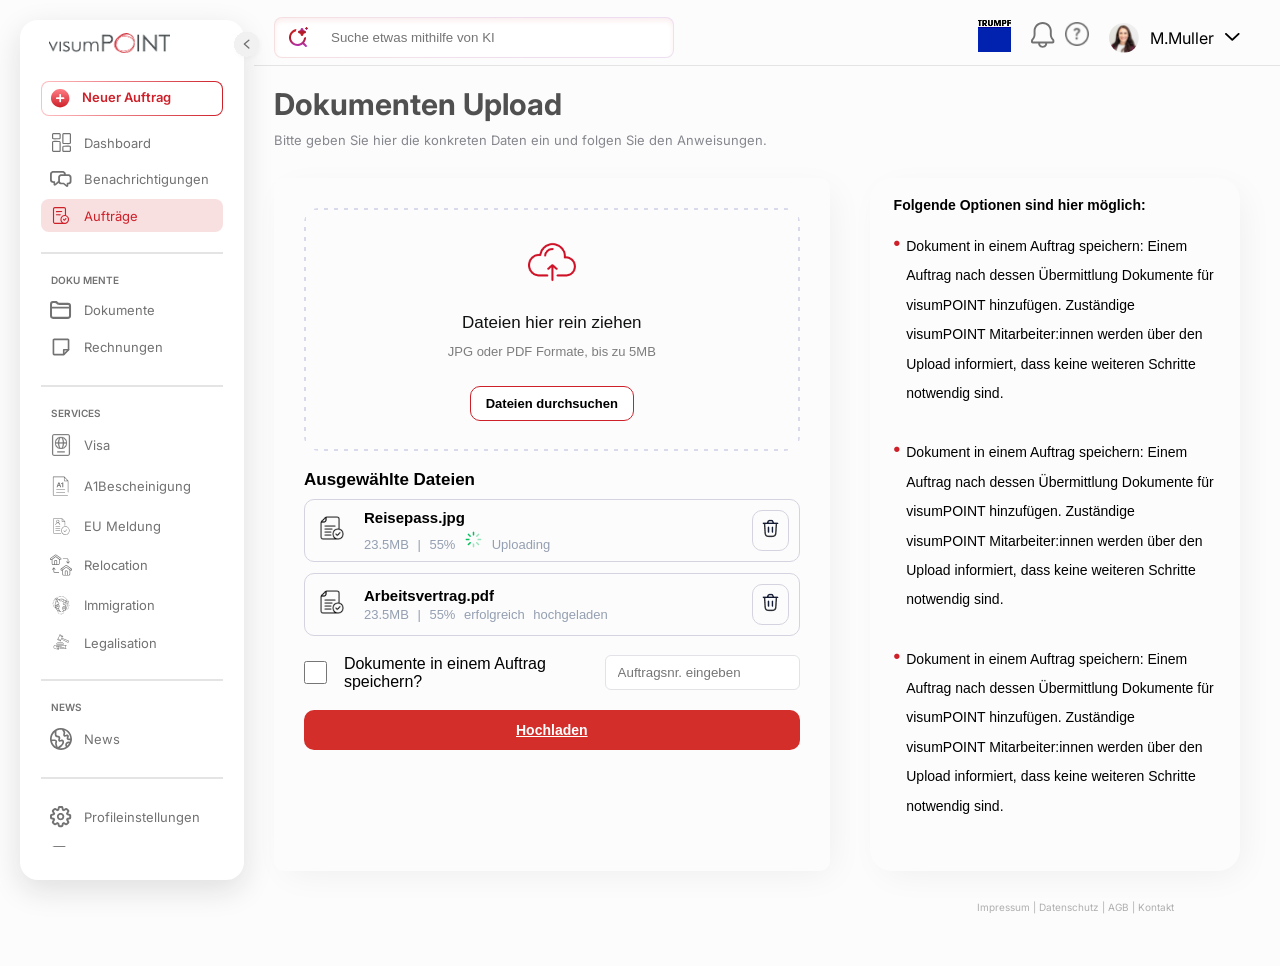
<file: uploads.html>
<!doctype html>
<html lang="en">
    <head>
        <meta charset="UTF-8" />
        <meta name="viewport" content="width=device-width, initial-scale=1.0" />
        <title>uploads</title>
        <link rel="stylesheet" href="./assets/css/style.css?v=1" />
    </head>
    <body class="inter">
        <div class="parent flex">
            <nav class="sidebar">
                <header class="flex">
                    <div class="logo">
                        <img src="./assets/images/Title.png" alt="logo" />
                    </div>
                    <div class="close-logo">
                        <img src="./assets/images/closelogo.png" alt="logo" />
                    </div>
                    <i class="chevron"><img src="./assets/images/Slider.svg"
                            alt="Image" /></i>
                </header>
                <div class="menu">
                    <a href="/">
                        <button class="btn">
                            <img src="./assets/images/Vector.svg"
                                alt="dashboard" />
                            <span class="ss toogle">Neuer Auftrag</span>
                        </button>
                    </a>
                    <div class="menu-links">
                        <ul>
                            <li>
                                <a href="/">
                                    <img
                                        src="./assets/images/dashboard.svg"
                                        alt
                                        class="red-icon size" />
                                    <img
                                        class="normal-icon size"
                                        src="./assets/images/dash.svg"
                                        alt="dashboard" />
                                    <span class="ss toogle">Dashboard</span></a>
                            </li>
                            <li>
                                <a href="/">
                                    <img
                                        src="./assets/images/messages-red.svg"
                                        alt
                                        class="red-icon size" />
                                    <img
                                        class="normal-icon size"
                                        src="./assets/images/messages.svg"
                                        alt="dashboard" />
                                    <span
                                        class="ss toogle">Benachrichtigungen</span></a>
                            </li>
                            <li>
                                <a href="/" class="active">
                                    <img
                                        src="./assets/images/checklist-red.svg"
                                        alt
                                        class="red-icon size" />
                                    <img
                                        class="normal-icon size"
                                        src="./assets/images/checklist.svg"
                                        alt="dashboard" />
                                    <span class="ss toogle">Aufträge</span></a>
                            </li>
                            <hr />
                            <p class="menu-title">DOKU <span
                                    class="toogle">MENTE</span></p>
                            <li>
                                <a href="/">
                                    <img
                                        src="./assets/images/dokumente-red.svg"
                                        alt
                                        class="red-icon" />
                                    <img
                                        class="normal-icon"
                                        src="./assets/images/file.svg"
                                        alt="dashboard" />
                                    <span class="ss toogle">Dokumente</span></a>
                            </li>
                            <li>
                                <a href="/">
                                    <img
                                        src="./assets/images/NoteBlank-red.svg"
                                        alt
                                        class="red-icon" />
                                    <img
                                        class="normal-icon"
                                        src="./assets/images/NoteBlank.svg"
                                        alt="dashboard" />
                                    <span
                                        class="ss toogle">Rechnungen</span></a>
                            </li>
                            <hr />
                            <p class="menu-title">SERVICES</p>
                            <li>
                                <a href="/"><img
                                        src="./assets/images/visa-red.svg"
                                        alt
                                        class="red-icon" />
                                    <img
                                        class="normal-icon"
                                        src="./assets/images/visabestimmungen.svg"
                                        alt="dashboard" />
                                    <span class="ss toogle">Visa</span></a>
                            </li>
                            <li>
                                <a href="/">
                                    <img
                                        src="./assets/images/a1-red.svg"
                                        alt
                                        class="red-icon" />
                                    <img
                                        class="normal-icon"
                                        src="./assets/images/a1.svg"
                                        alt="dashboard" />
                                    <span
                                        class="ss toogle">A1Bescheinigung</span></a>
                            </li>
                            <li>
                                <a href="/">
                                    <img
                                        src="./assets/images/eu-meldung-red.svg"
                                        alt
                                        class="red-icon" />
                                    <img
                                        class="normal-icon"
                                        src="./assets/images/eu-meldung.svg"
                                        alt="dashboard" />
                                    <span class="ss toogle">EU
                                        Meldung</span></a>
                            </li>
                            <li>
                                <a href="/">
                                    <img
                                        src="./assets/images/relocation-red.svg"
                                        alt
                                        class="red-icon" />
                                    <img
                                        class="normal-icon"
                                        src="./assets/images/relocation.svg"
                                        alt="dashboard" />
                                    <span
                                        class="ss toogle">Relocation</span></a>
                            </li>
                            <li>
                                <a href="/">
                                    <img
                                        src="./assets/images/immigration-red.svg"
                                        alt
                                        class="red-icon" />
                                    <img
                                        class="normal-icon"
                                        src="./assets/images/immigration.svg"
                                        alt="dashboard" />
                                    <span
                                        class="ss toogle">Immigration</span></a>
                            </li>
                            <li>
                                <a href="/">
                                    <img
                                        src="./assets/images/legalisation-red.svg"
                                        alt
                                        class="red-icon" />
                                    <img
                                        class="normal-icon"
                                        src="./assets/images/legalisation.svg"
                                        alt="dashboard" />
                                    <span
                                        class="ss toogle">Legalisation</span></a>
                            </li>
                            <hr />
                            <p class="menu-title">NEWS</p>
                            <li>
                                <a href="/">
                                    <img
                                        src="./assets/images/news-red.svg"
                                        alt
                                        class="red-icon" />
                                    <img
                                        class="normal-icon"
                                        src="./assets/images/news.svg"
                                        alt="dashboard" />
                                    <span class="ss toogle">News</span></a>
                            </li>
                        </ul>
                        <hr />
                        <ul>
                            <li>
                                <a href="/">
                                    <img
                                        src="./assets/images/settings-red.svg"
                                        alt
                                        class="red-icon" />
                                    <img
                                        class="normal-icon"
                                        src="./assets/images/einstellungen.svg"
                                        alt="dashboard" />
                                    <span
                                        class="ss toogle">Profileinstellungen</span></a>
                            </li>
                            <li>
                                <a href="/">
                                    <img
                                        src="./assets/images/logout-red.svg"
                                        alt
                                        class="red-icon" />
                                    <img
                                        class="normal-icon"
                                        src="./assets/images/logout1.svg"
                                        alt="dashboard" />
                                    <span class="ss toogle">Abmelden</span></a>
                            </li>
                        </ul>
                    </div>
                </div>
            </nav>
            <div class="container">
                <div class="search-head flex">
                    <div class="menu-toggle">
                        <img src="./assets/images/menu.png" alt="menu" />
                    </div>
                    <div class="search">
                        <img
                            class="s-img"
                            src="./assets/images/Search-icon.svg"
                            alt="search" />
                        <input
                            id="searchInput"
                            class="search-field"
                            type="text"
                            placeholder="Suche etwas mithilfe von KI" />
                    </div>
                    <div class="info flex">
                        <div class="trumf">
                            <a href="/">
                                <img src="./assets/images/trump.png"
                                    alt="Image" />
                            </a>
                        </div>
                        <div class="info-icons flex">
                            <a href="/"><img src="./assets/images/Glocke.svg"
                                    alt="bell" /></a>
                            <a href="/"><img src="./assets/images/FAQ.svg"
                                    alt="faq" /></a>
                        </div>
                        <div
                            class="info-bar flex"
                            role="button"
                            tabindex="0"
                            aria-label="Open profile menu">
                            <img class="frame" src="./assets/images/Frame.svg"
                                alt="frame" />
                            <p>M.Muller</p>
                            <img
                                class="chev"
                                src="./assets/images/Pfeil-unten.svg"
                                alt="chevron" />
                            <div class="profile-dropdown">
                                <a href="./trump.html">Mein Profil</a>
                                <a href="/">Profileinstellungen</a>
                                <a href="./login.html">Abmelden</a>
                            </div>
                        </div>
                    </div>
                </div>
                <!-- search head end  -->

                <div class="container-content">
                    <div class="immi">
                        <div class="flex">
                            <div class="immi-text flex">
                                <p>Dokumenten Upload</p>

                            </div>

                        </div>
                        <p class="immi-text inter up-t">
                            Bitte geben Sie hier die konkreten Daten ein und
                            folgen Sie den Anweisungen.

                        </p>
                    </div>

                    <!-- uploads  -->
                    <div class="uploads-container sans">
                        <div class="uploads-content">
                            <div class="drag">
                                <img src="./assets/images/cloud.png"
                                    alt="cloud">

                                <p class="drag-h">Dateien hier rein ziehen</p>
                                <p class="drag-format">JPG oder PDF Formate, bis
                                    zu 5MB</p>

                                <button class="drag-btn">Dateien
                                    durchsuchen</button>
                            </div>
                            <!-- file details -->
                            <div class="files">
                                <p class="selected">
                                    Ausgewählte Dateien
                                </p>
                                <div class="s-files flex">
                                    <div class="s-icon"><img src="./assets/images/check-file.png" alt="file"></div>
                                    <div class="file-details ">
                                        <p class="file-name">Reisepass.jpg</p>
                                        <p
                                            class="percent">23.5MB | 55% <img
                                                    src="./assets/images/loading.png"
                                                    alt="loading"> Uploading</p>
                                    </div>
                                    <div class="bin">
                                        <a href="/">
                                            <img src="./assets/images/trash.png" alt="trash">
                                        </a>
                                    </div>
                                </div>
                                <div class="s-files flex">
                                    <div class="s-icon"><img src="./assets/images/check-file.png" alt="file"></div>
                                    <div class="file-details ">
                                        <p class="file-name">Arbeitsvertrag.pdf</p>
                                        <p
                                            class="percent">23.5MB | 55% erfolgreich hochgeladen</p>
                                    </div>
                                    <div class="bin">
                                        <a href="/">
                                            <img src="./assets/images/trash.png" alt="trash">
                                        </a>
                                    </div>
                                </div>
                                <div class="form-check2 flex">
                                    <div class="check-inner flex">
                                        <input class="form-check-input upc"
                                            type="checkbox" value
                                            id="bleiben" />
                                        <label class="form-check-label upload-check"
                                            for="bleiben">
                                            Dokumente in einem Auftrag speichern?</label>
                                    </div>
                                    <input type="text" class="order-no"
                                        placeholder="Auftragsnr. eingeben">
                                </div>
                                <div >
                                    <button class="hoch"
                                        type="submit">Hochladen</button>

                                </div>
                            </div>
                        </div>
                        <!-- options -->
                        <div class="uploads-option">
                            <p class="opt-h">Folgende Optionen sind hier
                                möglich:</p>
                            <div class="opt flex">
                               <p class="rdot">•</p>
                                <p class="opt-para">Dokument in einem Auftrag
                                    speichern: Einem Auftrag nach dessen
                                    Übermittlung Dokumente für visumPOINT
                                    hinzufügen. Zuständige visumPOINT
                                    Mitarbeiter:innen werden über den Upload
                                    informiert, dass keine weiteren Schritte
                                    notwendig sind.</p>
                            </div>
                            <div class="opt flex">
                               <p class="rdot">•</p>
                                <p class="opt-para">Dokument in einem Auftrag
                                    speichern: Einem Auftrag nach dessen
                                    Übermittlung Dokumente für visumPOINT
                                    hinzufügen. Zuständige visumPOINT
                                    Mitarbeiter:innen werden über den Upload
                                    informiert, dass keine weiteren Schritte
                                    notwendig sind.</p>
                            </div>
                            <div class="opt flex">
                               <p class="rdot">•</p>
                                <p class="opt-para">Dokument in einem Auftrag
                                    speichern: Einem Auftrag nach dessen
                                    Übermittlung Dokumente für visumPOINT
                                    hinzufügen. Zuständige visumPOINT
                                    Mitarbeiter:innen werden über den Upload
                                    informiert, dass keine weiteren Schritte
                                    notwendig sind.</p>
                            </div>
                        </div>
                    </div>
                    <div class="quick-links inter">
                    <a href="/">Impressum </a> | <a href="/">Datenschutz </a> | <a href="/">AGB </a> | <a
                        href="/">Kontakt
                    </a>
                </div>
                </div>
            </div>
        </div>
    </body>
    <script src="./assets/js/script.js"></script>
</html>
</file>
<file: assets/css/style.css>
@import url("https://fonts.googleapis.com/css2?family=Inter:ital,opsz,wght@0,14..32,100..900;1,14..32,100..900&family=Work+Sans:ital,wght@0,100..900;1,100..900&display=swap");
@import url('https://fonts.googleapis.com/css2?family=Libre+Bodoni:ital,wght@0,400..700;1,400..700&display=swap');

* {
  padding: 0;
  margin: 0;
  box-sizing: border-box;
}
body {
   background-color: #FCFCFC;
  font-family: "Inter", sans-serif !important;
}
.flex {
  display: flex;
}
a {
  text-decoration: none;
}
/* Center alignment */
.center {
  text-align: center;
}
.inter {
  font-family: "Inter", sans-serif;
}
.bodoni {
  font-family: "Libre Bodoni", serif;
}
.sm {
  font-size: 14px;
}
.md {
  font-size: 16px;
}
.ss {
  font-size: 13px;
}
.work-sans {
  font-family: "Work Sans", sans-serif;
}
.main {
  max-width: 590px;
  margin: auto;
  min-height: 100vh;
  padding: 80px 0;
}
.form-logo {
  padding-bottom: 56px;
}
.f-login {
  padding: 48px 48px 40px 48px;
  box-shadow: 0 4px 15px #16161620;
  border-radius: 16px;
  display: flex;
  flex-direction: column;
  gap: 24px;
  background-color: #ffffff79;
}
.form-logo,
.links {
  text-align: center;
}
.links {
  padding-top: 40px;
  justify-content: center;
  align-items: center;
  gap: 10px;
  display: flex;
}
.links a {
  color: #454a54;
}
.links img {
  width: 3px;
  height: 3px;
}
.label {
  padding-bottom: 8px;
  color: #4e5356;
  justify-content: space-between;
}
.input-field {
  padding: 12px 48px;
  border: 1px solid #4e535613;
  border-radius: 6px;
  width: 100%;
  color: #4e5356ca;
}
.inp-icon {
  position: absolute;
  padding: 12px 16px;
}
.forget {
  color: #ce1126;
}
.reg {
  color: #4e5356;
}
.login {
  background-color: #ce1126;
  color: #fff;
  padding: 12px 0;
  border: none;
  border-radius: 8px;
  font-weight: 700;
  font-size: 16px;
}
.form-check {
  gap: 8px;
}
input[type="checkbox"] {
  accent-color: #ce1126;
}
/* trumf page css  */

/* side bar css  */
.parent {
    
    
    position: relative;
  width: 100%;
}
.sidebar {
  margin: 20px;
  position: fixed;
  left: 0;
  transition: 0.3s;
  width: 224px;
  height: calc(100vh - 40px);
  background-color: #ffffff;
  border-radius: 18px;
  box-shadow: 0 10px 30px #16161620;
  /* overflow: auto; */
}

.chevron {
  cursor: pointer;
  transition: 0.3s;
}
.close-logo {
  display: none;
}

.logo img {
  padding: 13px 0 0 29px;
  width: 150px;
}
.sidebar .chevron {
  position: absolute;
  right: -13px;
  top: 2.5%;
  transform: translateY(-50%);

  width: 25px;
  height: 25px;
}
.menu {
  padding: 0 21px;
  height: calc(100% - 70px);
  overflow-y: auto;
  scrollbar-width: none;
}
.btn {
  font-family: "Inter", sans-serif !important;
  width: 100%;
  color: #ce2029;
  cursor: pointer;
  display: flex;
  gap: 12px;
  padding: 7px 9px;
  font-size: 13px;
  font-weight: 600;
  border: 1px solid transparent;
  border-radius: 8px;
  background:
    linear-gradient(#fff, #fff) padding-box,
    linear-gradient(90deg, #ffbfc2, #e76f76, #ce2029) border-box;

  background-color: #ffffff;
  margin-top: 24px;
  margin-bottom: 10px;
}
.btn img {
  width: 19px;
}
.size{
 height: 19px !important;
 object-fit: contain;
 object-position: center;
 /* width: auto !important; */
}
li {
  list-style: none;
}
.menu-links ul li {
  margin-bottom: 3.5px;
}
.menu-links ul li a {
  padding: 7px 9px;
  border-radius: 8px;
  align-items: center;
  justify-content: flex-start;
  white-space: nowrap;
  display: flex;
  gap: 12px;
  color: #727272;
  font-size: 13px;
  transition: 0.3s ease-in-out;
}
.menu-links ul li a .red-icon{
  display: none;
}
.menu-links ul li a:hover,.menu-links ul li a.active{
  color: #CE2029;
  background-color: rgba(206, 32, 41, 0.14);
}

.menu-links ul li a:hover .red-icon,.menu-links ul li a.active .red-icon{
  display: inline;
}

.menu-links ul li a:hover .normal-icon,.menu-links ul li a.active .normal-icon{
  display: none;
}


.menu-links ul li a img {
  width: 22px;
   object-fit: contain;
 object-position: center;
  flex-shrink: 0;
}
hr {
  border: 1px solid #e4e4e4;
  margin: 20px 0;
}
.menu-title {
  white-space: nowrap;
  color: #727272;
  font-size: 10px;
  font-weight: 600;
  margin-bottom: 8px;
  padding-left: 10px;
}
.container {
    
  margin-left: 254px;
  width: calc(100% - 254px);
  transition: 0.3s;
}
.search-head {
  justify-content: space-between;
  align-items: center;
  padding: 17px 40px 7px 20px;
  border-bottom: 1px solid #e4e4e4;
}
.container-content {
 height: 100vh;
    max-width: 1600px;
  padding: 0 40px 0 20px;
}
.search-field {
  width: 100%;

  padding: 12px 16px 12px 56px;
  border-radius: 8px;
  border: 1px solid transparent;
  background:
    linear-gradient(#fff, #fff) padding-box,
    linear-gradient(90deg, #ce202921, #af196e1e, #9f168f22, #9013b220)
      border-box;
  box-shadow: inset 0 3px 5px #ce202913;
}
.search {
  position: relative;
  width: 400px;
}

.search img {
  position: absolute;
  left: 12px;
  top: 50%;
  transform: translate(0, -50%);
}
.info {
  gap: 20px;
  align-items: center;
}
.info-icons {
  gap: 10px;
}
.info-icons img {
  width: 24px;
}
.trump img {
  width: 33px;
}
.info-bar {
  gap: 11px;
  align-items: center;
  position: relative;
  cursor: pointer;
}
.chev {
  width: 15px;
  transition: 0.3s;
}
.profile-toggle {
  display: flex;
  align-items: center;
}
.info-bar.open .chev {
  transform: rotate(180deg);
}
.profile-dropdown {
  position: absolute;
  top: calc(100% + 10px);
  right: 0;
  min-width: 180px;
  display: none;
  flex-direction: column;
  padding: 6px;
  border-radius: 8px;
  border: 1px solid #e4e4e4;
  background: #ffffff;
  box-shadow: 0 4px 15px #16161620;
  z-index: 1100;
}
.info-bar.open .profile-dropdown {
  display: flex;
}
.profile-dropdown a {
  color: #727272;
  font-size: 13px;
  padding: 8px 10px;
  border-radius: 6px;
}
.profile-dropdown a:hover {
  background-color: #f8f8f8;
}
.frame {
  width: 30px;
}
.im-btn {
  align-items: center;
  width: 190px;
  color: #ce2029;
  display: flex;
  gap: 12px;
  padding: 7px 9px;
  font-size: 17px;
  cursor: pointer;
  font-weight: 800;
  border: 1px solid transparent;
  border-radius: 8px;
  background:
    linear-gradient(#fff, #fff) padding-box,
    linear-gradient(90deg, #ffbfc2, #e76f76, #ce2029) border-box;

  background-color: #ffffff;
}
.immi-text {
  gap: 26px;
  align-items: center;
}
.immi-text p {
  font-size: 30px;
  font-weight: 700;
  color: #505050;
}


.immi-subtitle{
  font-size: 23px;
  font-weight: 700;
}
.immi-text{
  font-size: 13px;
  
}

.immi-link{
  color: #ce2029 !important;
  text-decoration: underline;
}
.immi-flex-2 {
  padding-top: 0 !important;
}
.grey-75{
  color: rgba(80, 80, 80, 0.75);
}

.immi-text a {
  display: inline-block;
  margin-top: 10px;
  font-size: 11px;
  line-height: 150%;
  color: rgba(114, 114, 114, 0.6);
  text-decoration: underline;
}
.im-btn img {
  width: 31px;
}

.immi {
  align-items: center;
  justify-content: space-between;
  padding: 20px 0;
}
.immi>.flex{
  gap: 12px;
  justify-content: space-between;
  flex-wrap: wrap;
}
/* cards */
.cards {
  display: flex;
  gap: 24px;
  width: 100%;
  flex-wrap: wrap;
  padding: 20px 0;
}

.card {
  flex: 1;
  min-width: 220px;
  background: #fff;
  box-shadow: 0 3px 15px #16161620;
  border-radius: 8px;
}
.blue {
  border: 1px solid rgba(63, 147, 202, 0.4);
  background:
    linear-gradient(259.14deg, rgba(63, 147, 202, 0.08) 41.07%, rgba(159, 201, 229, 0.08) 64.25%, rgba(255, 255, 255, 0.08) 84.83%) padding-box
}
.yellow {
  border: 1px solid rgba(242, 233, 109, 0.6);
  background:
    linear-gradient(50deg, #c3bb4e10 0%, #fff7830f 62%, #ffffff 100%)
      padding-box;
}
.green {
  border: 1px solid rgba(86, 190, 53, 0.5);
  background:linear-gradient(258.47deg, rgba(25, 103, 1, 0.1) 0%, rgba(32, 121, 4, 0.1) 25%, rgba(48, 144, 18, 0.1) 60%, #FFFFFF 100%) padding-box;
}
.card-content {
  width: 100%;
  text-align: center;
  padding: 16px 0;
  margin-right: 40px;
}
.card-icon {
  padding: 18px 40px 0 20px;
}
.blue .card-num {
  font-size: 48px;
  font-weight: 700;
  color: #3f78dc;
}
.yellow .card-num {
  font-size: 48px;
  font-weight: 700;
  color: #baad00;
}
.blue .card-text {
  font-size: 18px;
  font-weight: 400;
  color: #3f78dc;
}
.yellow .card-text {
  font-size: 18px;
  font-weight: 400;
  color: #baad00;
}
.green .card-num {
  font-size: 48px;
  font-weight: 700;
  color: #259800;
}
.green .card-text {
  font-size: 18px;
  font-weight: 400;
  color: #259800;
}

/* table  */

.table-container {
  font-family: "Inter", sans-serif;
  font-size: 12px;
  overflow-x: auto;
}
.table-container {
  padding: 20px 0;
  overflow-y: unset; /* vertical scroll */
  overflow-x: auto;
  -webkit-overflow-scrolling: touch;
}

/* table */

.custom-table {
  width: 100%;
  border-collapse: separate;
  border-spacing: 0;
  border: none;
  padding: 0 10px;

  min-width: 900px;
}

.flag-th{
  width: 80px;
}
.grey-600{
  color: #727272;
}
.flags-cont{
  display: flex;
  align-items: center;
  justify-content: flex-start;
}

.custom-table th,
.custom-table td {
  vertical-align: middle;
  border: none;
  padding: 5px;
}
.custom-table-2 th,.custom-table-2 td{
  padding: 12px 16px;
}

.custom-table-2 .actions{
  padding: 0 !important;
}
.custom-table th div{
  display: flex;
  align-items: center;
  gap: 5px;
}
/* header */

.custom-table thead th,
.grey {
  text-align: left;
  line-height: 150%;
  color: #72727260;
  padding: 12px 4px;
}

/* rows */
.custom-table tbody {
  border: none;
}
.custom-table tbody tr {
  background: rgba(252, 252, 252, 1);
  box-shadow: 0px 1px 8.2px 0px rgba(0, 0, 0, 0.14);
  border-radius: 4.2px;
}

.custom-table tbody tr td:first-child {
  border-top-left-radius: 4.2px;
  border-bottom-left-radius: 4.2px;
}

.custom-table tbody tr td:last-child {
  border-top-right-radius: 4.2px;
  border-bottom-right-radius: 4.2px;
}

.custom-table td {
  vertical-align: middle;
}

/* flags */
.flags .arrow{
  width: 12px;
  margin-right: 10px;
}
.flags img:not(.arrow) {
  height: 47px;
}
.arow {
  width: 25px;
  margin-bottom: 10px;
  color: #454a54;
}
.arow svg {
  stroke: #727272;
}
.flags {
  align-items: center;
}
/* status */

.status {
  padding: 6px 0px;
  width: 130px;
  border-radius: 20px;
  font-size: 13px;
  font-weight: 500;
  text-align: center;
}

.done {
  background: #f0feed;
  color: #259800;
}

.running {
  background: #d8effc;
  color: #3f78dc;
}

.pending {
  background: #fdfbd888;
  color: #dbcc00;
}

/* actions */
.actions {
  display: flex;
  padding: 14px 0;
  gap: 10px;
}
.actions .icon-t {
  cursor: pointer;
  font-size: 21px;
}
.news {
  padding: 9px 16px 9px 26px;
  margin-bottom: 20px;
  box-shadow: 0 4px 15px #16161620;
  display: flex;
  flex-direction: column;
  gap: 9px;
  border-radius: 8px;
}
.new {
  justify-content: space-between;
}
.news-text {
  font-size: 12px;
  align-items: center;
  color: #727272;
  line-height: 150%;
  gap: 6px;
}
.news-text img {
  width: 7px;
}
.news-link {
  display: flex;
  align-items: center;
  gap: 6px;
  color: rgba(114, 114, 114, 0.6);
  font-size: 11px;
  text-decoration: underline;
}

.news-link img{
  height: 12px;
}
.sidebar {
  transition: 0.3s;
}
/* responsive */
.menu-toggle {
  display: none;
  cursor: pointer;
}

.menu-toggle img {
  width: 26px;
}
.services {
  display: grid;
  grid-template-columns: repeat(4, minmax(0, 1fr));
  gap: 33px;
  margin-bottom: 20px;
}
.service {
  text-align: center;
  padding: 15px 15px 20px 15px;
  display: flex;
  flex-direction: column;
  gap: 5px;
  box-shadow: 0px 4px 11.8px 0px rgba(0, 0, 0, 0.09);
  border-radius: 8px;
  transition: 0.3s ease-in-out;
}

.service:hover{
  box-shadow: 0 0 18px rgba(206, 32, 41, 0.56);
}
.service a{
  color: #000000;
  text-decoration: none;
}
.service p {
  font-family: "work-sans", sans-serif;
  font-size: 17px;
  font-weight: 700;
}

.service img {
  margin: auto;
  width: 34px;
}

.menu .btn{
  white-space: nowrap;
}
/* profile page css start  */
.sans{
  font-family: work-sans, sans-serif;
}
.profile-container{
  display: grid;
  grid-template-columns: 2fr 3fr;
  column-gap: 48px;
}
.profile-content{
  display: flex;
  flex-direction: column;
  gap:36px ;

}

.img-wrapper .initials {
   
    object-fit: cover;
}
.initials {
    width: 152px;
    height: 152px;
    border-radius: 50%;
    background-color: #ccc;
    display: flex;
    align-items: center;
    justify-content: center;
    font-size: 48px;
    font-weight: bold;
    color: #fff;
}
.profile-pic img{
  height: 152px;
  width: 152px;
  border-radius: 50%;
}
.success{
  color: green;
}
.error{
  color: red;
}
.profile-pic{
  width: 100%;
  text-align: center;
  padding: 20px;
  border-radius: 10px;
  box-shadow: 7px 8px 35px -6px #0000000f;
}

.img-wrapper{
  position: relative;
  display: inline-block;
}

.overlay{
  position: absolute;
  top: 0;
  left: 0;
  height: 152px;
  width: 152px;
  border-radius: 50%;
  background: rgba(0, 0, 0, 0.601);
  display: flex;
  flex-direction: column;
  align-items: center;
  justify-content: center;
  color: #ffffff;
  opacity: 0;
  transition: 0.3s;
  cursor: pointer;
  font-size: 11px;
}

.img-wrapper:hover .overlay{
  opacity: 6;
}

.overlay i span{
  font-size: 11px;
  margin-bottom: 5px;
  color: #ffffff;
}
.over-pic img{
  height: 48px;
}
.p-name{
  font-size: 20px;
  font-weight: 700;
  line-height: 150%;
  color: #000000;
  padding-top: 10px;
}
.p-mail{
  font-size: 12px;
  
  line-height: 150%;
  color: #919191;
}
.profile-data{
  border-radius: 10px;
  box-shadow: 7px 8px 35px -6px  #0000000f;
  padding: 40px 30px 20px 30px;
  display: flex;
  flex-direction: column;
  gap: 5px;
  /* width: 100%; */
}
.data-h{
   font-size: 20px;
  font-weight: 700;
  line-height: 150%;
  color: #000000;
  padding-bottom: 30px;
}
.data-d{
  width: 100%;
}
.th{
  width: 35%;
  font-size: 14px;
  font-weight:700;
  color: #000000;
  line-height: 150%;
}
.td{
  font-size: 14px;
width: 65%;
  color: #000000;
  line-height: 150%;
  padding-left: 10px ;
}
.radio{
  margin-top: 50px;
}
.switch{
  position: relative;
  display: inline-block;
  width: 44px;
  height: 20px;
  margin-left: 7px;
}

.switch input{
  opacity: 0;
  width: 0;
  height: 0;
}

.slider{
  position: absolute;
  cursor: pointer;
  background-color: #dcdcdc;
  border-radius: 34px;
  top: 0;
  left: 0;
  right: 0;
  bottom: 0;
  transition: 0.3s;
}

.slider::before{
  content: "";
  position: absolute;
  height: 18px;
  width: 18px;
  left: 1px;
  top: 1px;
  /* bottom: 1px; */
  background: white;
  border-radius: 50%;
  transition: 0.3s;
}

input:checked + .slider{
  background-color: #4CAF50;
}

input:checked + .slider::before{
  transform: translateX(24px);
}
.profile-form{
  border-radius: 10px;
  box-shadow: 7px 8px 35px -6px  #0000000f;
  padding: 30px;
}
.pro{
  gap: 30px;
  align-items: center;
}
.inputs-p{
  width: 100%;
  margin-bottom: 20px;
  position: relative;
}
.label-p{
  display: flex;
  flex-direction: column;
  gap:8px;
  color: #404D61;
  line-height: 150%;
  font-weight: 500;
}
.input-field-p{
  font-size: 12px;
  padding: 10px 12px;
  border: 1px solid #E1E3E6;
  border-radius: 6px;
  width: 100%;}
  .spei{
    padding: 12px;
    background-color: #D42E2A;
    width: 100%;
    text-align: center;
    color: #fff;
    font-size: 12px;
    font-weight: 700;
    border: none;
    text-decoration: underline;
    border-radius: 5px;
    cursor: pointer;
  }
  .ver{
    color: #CE2029;
    font-size: 14px;
    font-weight: 500;
    text-decoration: underline;
  }
  .andern{
    font-size: 20px;
  font-weight: 700;
  line-height: 150%;
  color: #000000;
  margin-bottom: 20px;
  }
.chev-down{
  height: 5px;
  position: absolute;
  right: 0;

  margin: 17px 17px 12px 0;
}
/* upload page css  */
.uploads-container{
display: grid;
grid-template-columns: 3fr 2fr;
column-gap: 40px;
}
.uploads-content{
  padding: 30px;
  border-radius: 10px;
  box-shadow: 7px 8px 35px -6px  #0000000f;
}
.drag{
    position: relative;
  padding: 20px;
  border-radius: 15px;
  text-align: center;
  padding: 30px 0;
 
}
.drag::before{
  content: "";
  position: absolute;
  inset: 0;
  border-radius: 15px;
  padding: 2px;
  background:
    repeating-linear-gradient(90deg,#D8DAEB 0 4px,transparent 4px 10px) top,
    repeating-linear-gradient(90deg,#D8DAEB 0 4px,transparent 4px 10px) bottom,
    repeating-linear-gradient(0deg,#D8DAEB 0 4px,transparent 4px 10px) left,
    repeating-linear-gradient(0deg,#D8DAEB 0 4px,transparent 4px 10px) right;

  background-size: 100% 2px,100% 2px,2px 100%,2px 100%;
  background-repeat: no-repeat;
}
.drag img{
  height: 72px;
}
.drag img,.drag-format{
padding-bottom: 24px;
}
.up-t{
  padding: 10px 0;
  color: #85878D;
  font-size: 13px;
}
.drag-h{
  padding-bottom: 11px;
  font-size: 17px;
  line-height: 100%;
  font-weight: 500;
  color: #101111;
}
.drag-format{
  font-size: 13px;
  line-height: 150%;
  color: #7D7D7D;
}
.drag-btn{
  background-color: #ffffff;
  border:1px solid #CE2029 ;
  border-radius: 10px;
  padding:9px 15px ;
  font-size: 13px;
  font-weight:600;
}
.s-icon img{
  height: 24px;
}
.s-files{
  margin-top: 11px;
  border: 1px solid #D5D3E0;
  border-radius: 10px;
  padding: 10px 10px 10px 15px;
  align-items: center;
  width: 100%;
}
.file-details{
  padding-left: 20px;
  width: 100%;
}
.percent img{
  height: 19px;
}
.bin img{
  height: 19px;
}
.bin{
  border: 1px solid #D5D3E0;
  border-radius: 10px;
  padding: 8px;
  
}
.percent{
  padding-top: 5px;
  align-items: center;
  font-size: 13px;
    line-height: 100%;
    color: #949FB1;
    word-spacing: 5px;
}
.file-name{
  font-size: 15px;
  font-weight: 600;
  line-height: 100%;
}
.selected{
  padding-top:20px ;
  font-size: 17px;
  font-weight: 600;
  line-height: 100%;
}
.upload-check{
  padding-left: 17px;
}
.check-inner input[type="checkbox"]{
  width: 25px;
  height: 25px;
  cursor: pointer;
  border-radius: 10px;
  border: transparent;
}
.check-inner{
  align-items: center;
}
.form-check2{
  padding: 19px 0;
  justify-content: space-between;
  align-items: center;
}
.order-no{
  color: #E1E3E6;
  padding: 9px 12px;
  border-radius: 6px;
  border: 1px solid #E1E3E6;
}
.hoch{
    padding: 12px;
    background-color: #D42E2A;
    width: 100%;
    text-align: center;
    color: #fff;
    font-size: 14px;
    font-weight: 700;
    border: none;
    text-decoration: underline;
    border-radius: 10px;
    cursor: pointer;
  }
  .uploads-option{
    padding: 20px 24px;
    box-shadow: 7px 8px 35px -6px  #0000000f;
    border-radius: 22px;
  }
  .opt-h{
    font-size: 14px;
    padding-bottom: 20px;
    line-height: 100%;
    color: #000000;
    font-weight: 600;
  }
  
  .rdot{
    font-size: 19px;
    font-weight: 900;
    color: #ce2029;
    padding-right: 6px;
  }
  .opt-para{
    font-size: 14px;
    line-height: 210%;
    color: #000000;
    padding-bottom: 30px;
  }
  /* news page css  */
  .news-container{
    display: grid;
    grid-template-columns: 3fr 2fr;
    
  }
  .news-60{
    display: flex;
    flex-direction: column;
    gap: 24px;
  }
  .news-content{
    border: 1px solid transparent;
    background: 
    linear-gradient(#fff, #fff) padding-box,
    linear-gradient(#bfbfbf87 0%, #d4d4d491 15%, #ffffff)border-box;
    box-shadow: 7px 8px 35px -6px  #0000000f;
    padding: 19px 30px;
    border-radius: 22px;
    display: flex;
    flex-direction: column;
    gap: 20px;
  }
  .heading{
    font-size: 16px;
    font-weight: 700;
    line-height: 150%;
    color: #000000;
  }
  .news-head{
    justify-content: space-between;
  }
  .date{
    padding-left: 30px;
    font-size: 13px;
    line-height: 150%;
    color: #85878D;
  }
  .n-para{
    font-size: 13px;
    line-height: 150%;
    color: #000000;
  }
  .news-chev{
    display: flex;
    align-items: center;
  }
  .news-chev a{
    font-size: 14px;
    line-height: 150%;
    color: #ce2029;
    text-decoration: none;
    /* padding-right: 10px; */
  }
  .news-chev img{
    height: 6px;
    margin-left: 10px;
  }
  .quick-links{
    padding: 30px 66px 10px 0;
    text-align: right;
    font-size: 10px;
     color: #AFAFAF;
  }
  .quick-links a{
    font-size: 10px;
     color: #AFAFAF;
  }
  /* news expand css  */
  .news-text{
  overflow: hidden;
  max-height: 60px;   /* height for ~7-8 lines */
  transition: max-height 0.4s ease;
}

.news-text.expand{
  max-height: 1000px; /* big value for full text */
  transition: max-height 0.3s ease;
}
/* table popup  */
.table-container {
    position: relative;
}

.column-toggle-trigger {
    cursor: pointer;
    user-select: none;
    display: inline-flex;
    align-items: center;
    gap: 4px;
}

.column-popup {
    position: absolute;
    top: 45px;
    right: 10px;
    background: #FCFCFC;
    border: 1px solid #d1d5db;
    border-radius: 8px;
    box-shadow: 0 10px 25px rgba(0,0,0,0.15);
    width: 260px;
    max-height: 350px;
    overflow-y: auto;
    z-index: 1000;
    padding: 12px 0;
    display: none !important;
    font-family: system-ui, -apple-system, 'Segoe UI', Roboto, sans-serif;
}

.column-popup.show {
    display: block !important;
}

.relative{
  position: relative;
}

.popup-header {
    padding: 8px 16px 10px;
    border-bottom: 1px solid #e5e7eb;
    font-weight: 600;
    color: #1f2937;
    display: flex;
    justify-content: space-between;
    align-items: center;
    font-size: 0.95rem;
}

.popup-header button {
    background: none;
    border: none;
    font-size: 1.2rem;
    cursor: pointer;
    color: #6b7280;
    padding: 0 4px;
    line-height: 1;
}

.popup-header button:hover {
    color: #111827;
}

.column-list {
    list-style: none;
    margin: 0;
    padding: 8px 0;
}

.column-list li {
    padding: 8px 16px;
    display: flex;
    align-items: center;
    gap: 10px;
    transition: background 0.1s;
    font-size: 0.9rem;
    color: #374151;
}

.column-list li:hover {
    background: #f3f4f6;
}

.column-list input[type="checkbox"] {
    width: 16px;
    height: 16px;
    accent-color: #D42E2A;
    margin: 0;
    cursor: pointer;
}

.column-list label {
    cursor: pointer;
    flex: 1;
}

.popup-actions {
    padding: 12px 16px;
    border-top: 1px solid #e5e7eb;
    display: flex;
    justify-content: space-between;
}

.popup-actions button {
    padding: 6px 16px;
    border-radius: 6px;
    cursor: pointer;
    font-size: 0.9rem;
}

.popup-actions button[type="button"] {
    background: none;
    border: 1px solid #d1d5db;
    color: #374151;
}

.popup-actions button[type="button"]:hover {
    background: #f3f4f6;
}

.popup-actions button[type="submit"] {
    background: #D42E2A;
    border: none;
    color: white;
}

.popup-actions button[type="submit"]:hover {
    background: #c04745;
}
/* table php  */
/* .column-popup{
position:absolute;
right:40px;
top:320px;
background:white;
padding:15px;
border-radius:10px;
box-shadow:0 10px 20px rgba(0,0,0,0.15);
display:none;
z-index:999;
} */

.column-popup label{
display:block;
margin-bottom:8px;
font-size:14px;
}

.column-popup button{
margin-top:10px;
padding:6px 12px;
border:none;
background:#D42E2A;
color:white;
border-radius:6px;
cursor:pointer;
}
.column-popup button:hover{
  color:rgb(213, 171, 171);
}
/* messages page css  */
.messages-container{
  padding: 26px 26px 22px 22px;
  background-color: #FFFFFF;
  border-radius: 9px;
  width: 90%;
}
.message{
  align-items: center;
  padding: 16px 16px 17px 16px;
  gap: 28px;
  border-radius: 16px;
 
  border-bottom: 0.5px solid #dfdfdf;
}
.unread{
   background-color: #26980013;
}
.me-pic img{
  height: 33px;
  border-radius: 50%;
}
.status{
  padding: 4px ;
  text-align: center;
  border-radius: 50px;
  font-family: "Work Sans", sans-serif;
  font-weight: 600;
  margin-bottom: 6px;
  font-size: 12px;
  
}
.me-detail{
  width: 90%;
}
.complete{
  color: #259800;
  border: 0.5px solid #259800;
}
.imp{
  color: #CE2029;
  border: 0.5px solid #CE2029;
}
.infomation{
  color: #3F78DC;
  border: 0.5px solid #3F78DC;
}
.user{
  text-decoration: underline;
}
.d-para{
  font-weight: 600;
  font-size: 14px;
  color: #505050;
}
.time{
  gap: 5px;
justify-content: end;
}
.time p{
  font-weight: 600;
  font-size: 14px;
  color: #727272;
  width: 100px;
text-align: right;
}
.time img{
  text-align: right;
  height: 16px;
}
.me-icons{
  margin-right: 0;
  flex-direction: column;
  gap: 16px;
}

.mail{
  text-align: right;
}
.mail img{
  width: 18px;
}
.alert-box {
  padding: 16px;
  background: #ffffff;
  display: flex;
  justify-content: space-between;
  align-items: center;
  border-radius: 15px;
  box-shadow: 0 2px 10px rgba(0, 0, 0, 0.074);
}
.alert-head{
  font-size: 13px;
  font-weight: 600;
color: #259800;
}
.alert-para{
  font-size: 11px;
  font-weight: 600;
  color: #727272;
}
.alert-con{
  padding-left: 10px;
}
.close-btn {
  background: none;
  border: none;
  font-size: 18px;
  cursor: pointer;
  padding-bottom: 15px;
}
.alert-box {
  transition: 0.3s;
}
/* advertisement page  */
.adv-container{
  padding: 70px;
  background-color: #00000064;
  align-items: center;
}
.adv-content,.adv-img{
  width: 50%;
}
.sub,.usp p{
  font-size: 20px;
  color: #ffffff;
}
.adv-bold{
  font-weight: 600;
}
.adv-head{
  font-size: 64px;
  color: #ffffff;
  font-weight: 700;
  padding-bottom: 20px;
}
.adv-img img{
  width: 100%;
  object-fit: cover;
}
.adv-img{
  padding-left: 40px;
}
.usp{
  align-items: end;
  gap: 20px;
}
.usp img{
  height: 40px;
}
.usp-container{
  display: flex;
  flex-direction: column;
  gap: 10px;
}
.adv-btn{
  font-size: 20px;
  color: #ffffff;
  font-weight: 700;
  padding: 20px 50px;
  border-radius: 15px;
  border: 2px solid #CE2029;
  display: block;
  width: fit-content;
  margin-top: 50px;
}
@media (max-width: 1200px) {
  .services {
    grid-template-columns: repeat(3, minmax(0, 1fr));
  }
  .adv-container{
  flex-direction: column;
  gap: 50px;
}
.adv-content,.adv-img{
  width: 100%;
}
.messages-container{
  width: 100%;
}
}


@media (max-width: 992px) {
  .services {
    grid-template-columns: repeat(2, minmax(0, 1fr));
  }
  .uploads-container,.news-container,.profile-container{
    grid-template-columns: 1fr;
  }
}

@media (max-width: 576px) {
  .services {
    grid-template-columns: 1fr;
  }
  .profile-form{
    padding: 10px;
  }
  .pro{
    gap: 10px;
  }
}


@media (min-width: 768px) {
  
  /* close side bar css  */
  .sidebar.close {
    width: 65px;
  }
  .sidebar.close hr {
    margin: 18px 16px;
  }
  .sidebar.close .toogle {
    display: none;
  }
  .sidebar.close .menu-title {
    text-align: center;
    padding: 0;
  }
  .sidebar.close .menu {
    padding: 0;
  }
  .sidebar.close .btn {
    border: 0;
    gap: 0;
    padding: 0;
    justify-content: center;
  }
  .sidebar.close li a {
    justify-content: center;
  }
  .sidebar.close > .flex{
    justify-content: center;
  }
  .sidebar.close .close-logo img{
    width: 27px;
  }
  .sidebar.close .close-logo {
    flex-shrink: 0;
    display: block;
    padding: 13px 19px;
  }
  .sidebar.close .logo {
    display: none;
  }
  .sidebar.close .chevron {
    transform: rotate(50%);
  }
  .sidebar.close ~ .container{
    margin-left:100px;
    width:calc(100% - 100px);
  }

  .sidebar.close .chevron img{
    transform: rotate(180deg);
  }
}

@media (max-width: 992px) {
  .search{
    width: max-content;
    flex-grow: 1;
    max-width: 250px;
  }
}

@media (max-width: 768px) {
  .menu-toggle {
    display: block;
  }

  .sidebar-closing::before{
    animation: sidebarOverlayClose 0.55s ease-in-out forwards;
  }

  @keyframes sidebarOverlayOpen {
    0% {
      transform: translateX(-100%);
    }
    100% {
      transform: translateX(0%);
    }
  }

  @keyframes sidebarOverlayClose {
    0% {
      transform: translateX(0%);
    }
    100% {
      transform: translateX(-100%);
    }
  }

  .sidebar {
    left: 0;
    top: 0;
    height: calc(100vh - 40px);
    transform: translateX(-120%);
    z-index: 1000;
  }

  .sidebar.active {
    transform: translateX(0);
  }

  .container {
    margin-left: 0;
    width: 100%;
  }

  .search{
    order: 3;
  }
  .info.flex{
    order: 2;
    width: fit-content;
    margin-left: auto;
  }
}


@media (max-width: 768px) {
  .custom-table {
    min-width: 700px;
  }
}
@media (max-width: 768px) {
  .search-head {
    flex-wrap: wrap;
    gap: 10px;
    padding: 20px;
  }

  .search {
    width: 100%;
    max-width: unset;
  }

  .search-field {
    width: 100%;
  }

  .info {
    width: 100%;
    justify-content: flex-end;
  }
}
@media (max-width: 768px) {
  .cards {
    flex-direction: column;
    gap: 16px;
  }

  .card {
    width: 100%;
  }

  .card-content {
    margin-right: 0;
  }
}
@media (max-width: 900px) {
  .new {
    flex-direction: column;
    gap: 10px;
    align-items: flex-start;
  }

  .news-link {
    align-self: flex-start;
  }
}
@media (max-width: 768px) {
  .container-content {
    padding: 0 20px;
  }

  .immi {
    flex-direction: column;
    align-items: flex-start;
    gap: 10px;
  }

  .immi-text p {
    font-size: 22px;
  }
}
</file>
